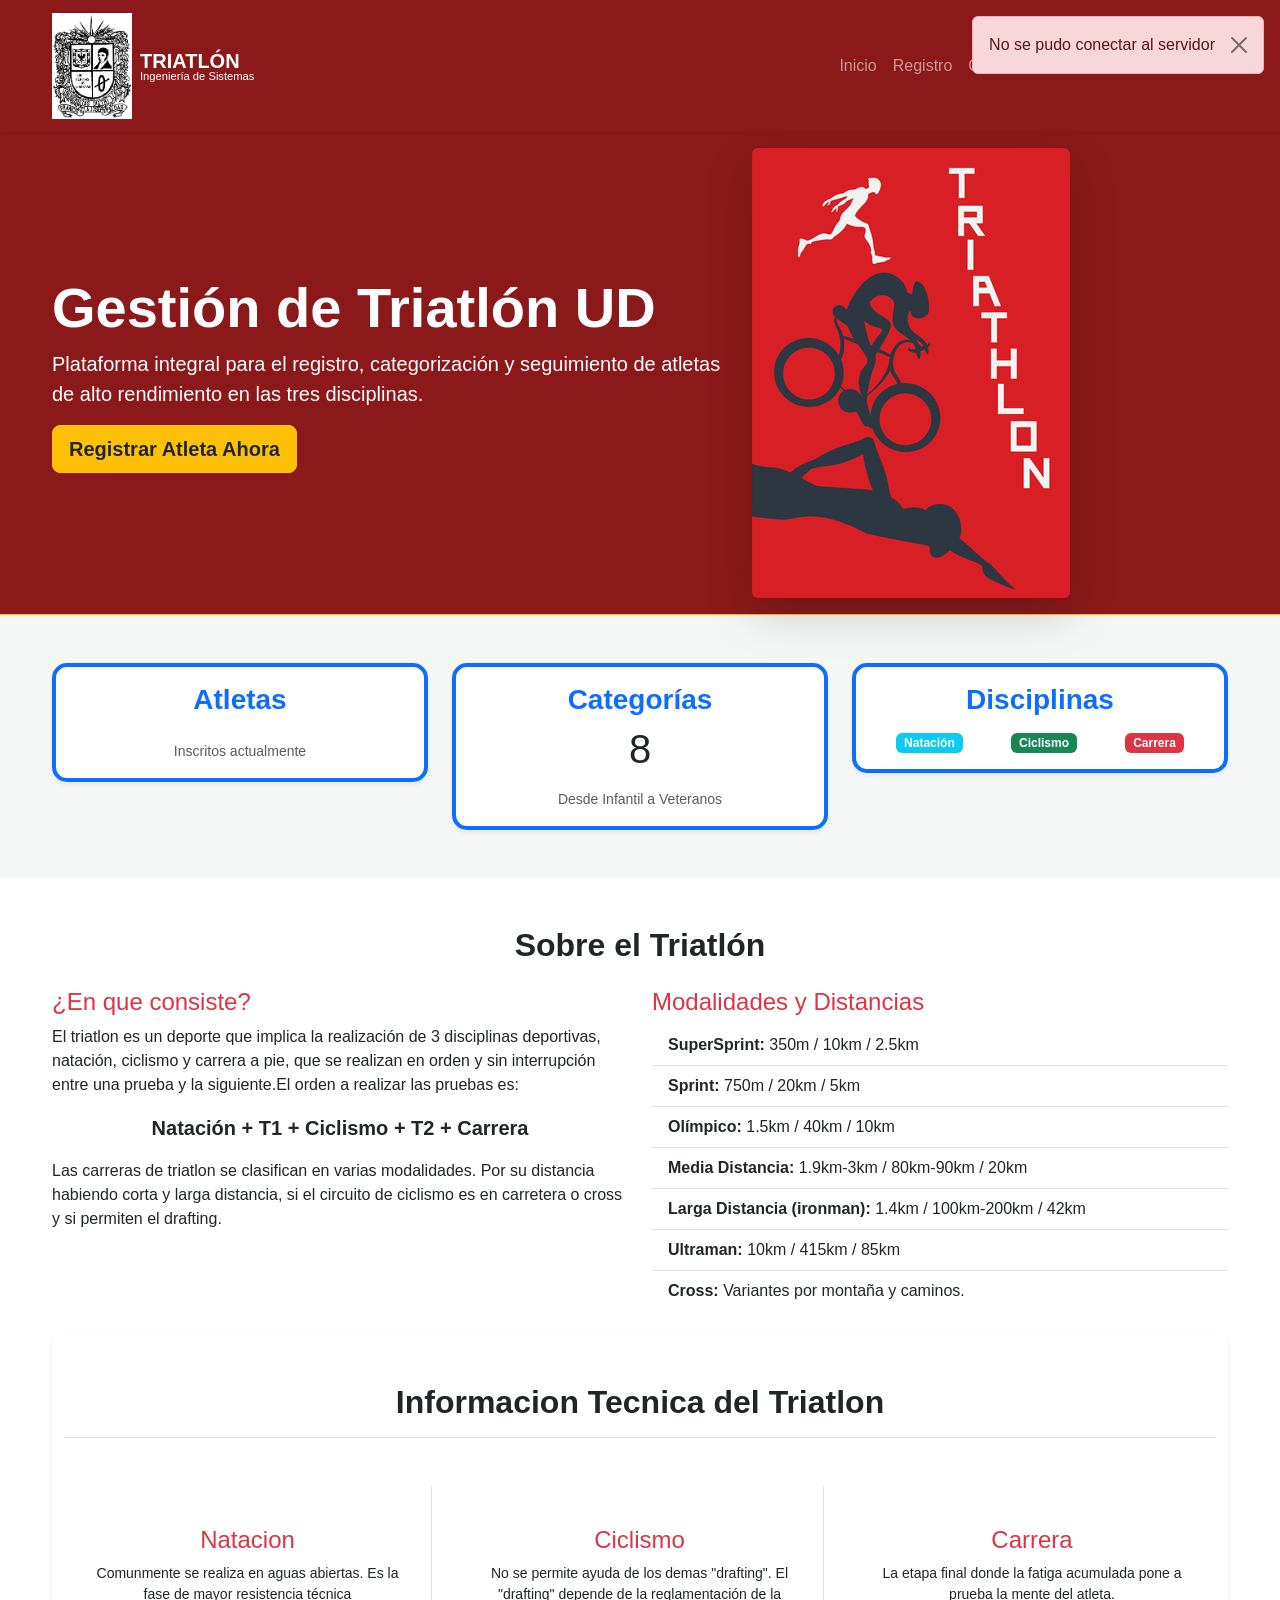
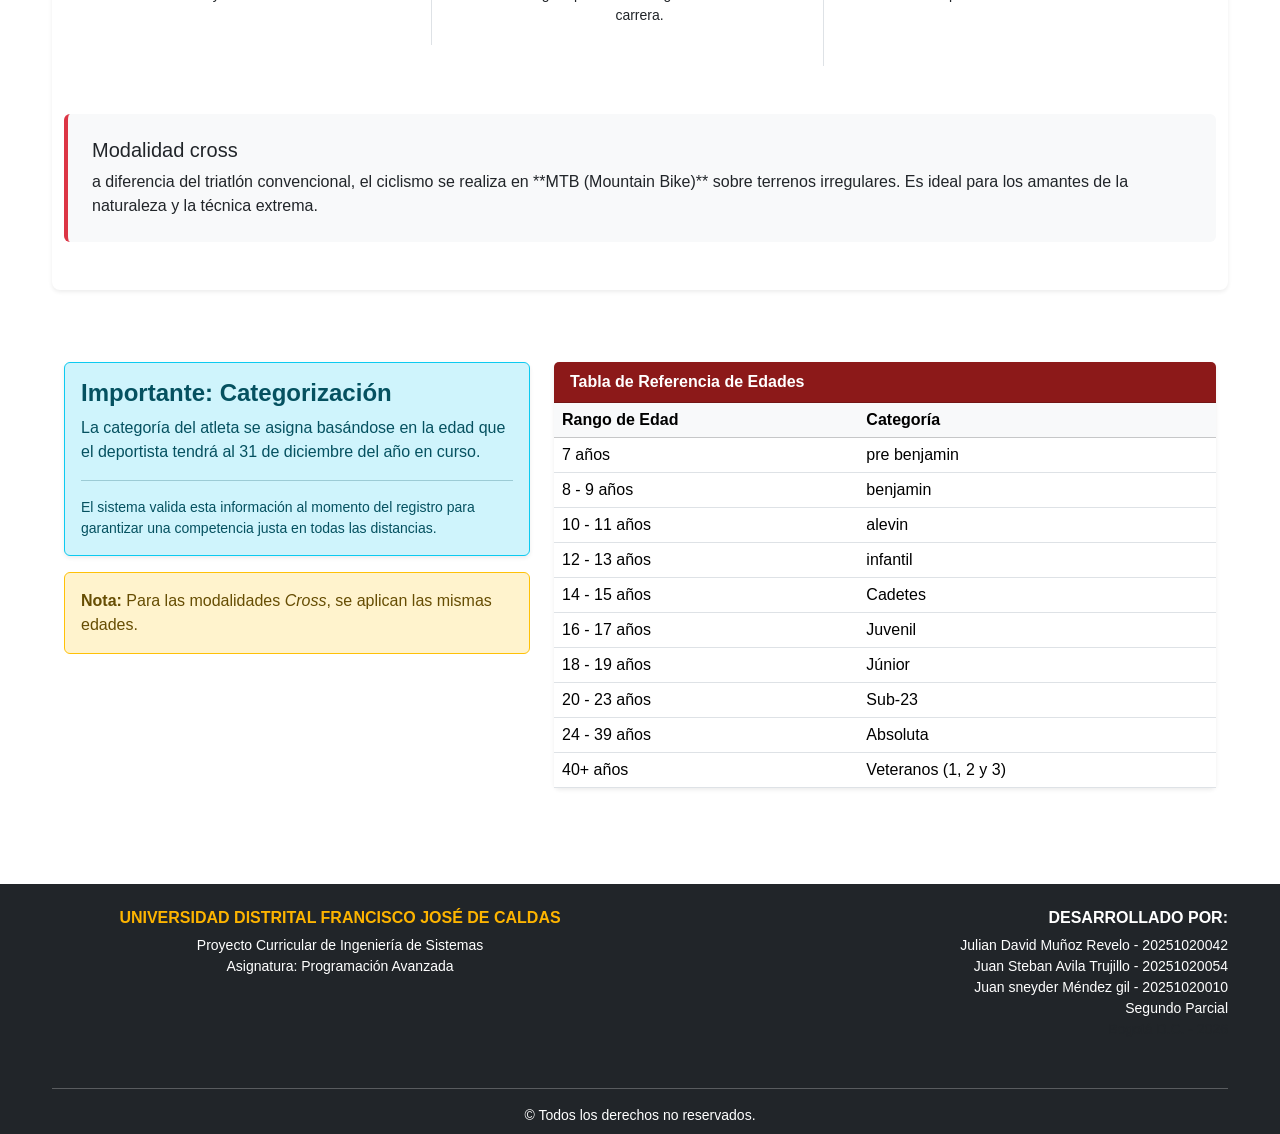
<file: Frontend_P2/public_html/index.html>
<html>
<head>
    <meta charset="UTF-8">
    <meta name="viewport" content="width=device-width, initial-scale=1.0">
    
    <title>Triatlón UD - Gestión de Atletas</title>
    
    <!-- framework de bootrap 5 (no se descarga) -->
    
    <!-- Bootstrap es un framework de CSS (un conjunto de estilos ya escritos por profesionales)
    que nos permite diseñar interfaces bonitas, modernas y adaptables a celulares y computadores (responsive)
    sin tener que escribir miles de líneas de CSS desde cero. -->
    
    <link href="https://cdn.jsdelivr.net/npm/bootstrap@5.3.0/dist/css/bootstrap.min.css" rel="stylesheet">  
    
    <link rel="stylesheet" href="css/style.css">

</head>
<body>
    
    <!-- barra de navegacion (nav bar) -->
    <!--sticky-top esto sirve por si queremos que la nav bar baje con nosotros--> 
    <nav class="navbar navbar-expand navbar-dark bg-institucional shadow-sm">
        <div class="container">

            <!-- logo ud como boton por etiqueta <a> y href -->

            <a class="navbar-brand d-flex align-items-center" href="index.html">
                <img src="img/Logo Oficial UD sin color en png.png" alt=" img-UD" width="80" class="me-2">
                <div class="lh-1">
                    <span class="fw-bold d-block">TRIATLÓN </span>
                    <small class="style-subtitle" style="font-size: 0.7rem;">Ingeniería de Sistemas</small>
                </div>
            </a>

            <div class="navbar-nav">
                <a class="nav-link" href="index.html">Inicio</a>
                <a class="nav-link" href="pages/registro.html">Registro</a>
                <a class="nav-link" href="pages/listado.html">Gestionar atletas</a>
                <a class="nav-link" href="pages/consulta.html">Consulta atletas</a>
            </div>
        </div>
    </nav>
    
    <!-- Main-->
    <main class="main-content">
        
        <!-- bienvenida (se le llama hero section nose porque pero aja, le puse id hero) -->
        
        <!-- class="py-5" Agrega un padding (espacio interno) arriba y abajo de nivel 5. 
        Esto hace que la seccion no se vea apretada. hay un borde muy pequeño dorado que separa esta parte -->
        
        <section id="hero" class="py-3 text-white bg-institucional border-bottom border-warning">
    <div class="container">
        <div class="row align-items-center">
            
            <!-- En Bootstrap, el sistema de rejilla (grid) divide la pantalla en 12 columnas invisibles. 
            Cuando usas col-#, estás definiendo qué parte de ese total ocupa cada elemento. en porcentaje -->
            
            <div class="col-7">
                <h1 class="display-4 fw-bold">Gestión de Triatlón UD</h1>
                <p class="lead">Plataforma integral para el registro, categorización y seguimiento de atletas de alto rendimiento en las tres disciplinas.</p>
               
                <!-- boton de registrar atleta -->
                
                <a href="pages/registro.html" class="btn btn-warning btn-lg fw-bold text-dark">Registrar Atleta Ahora</a>
            </div>
            <div class="col-5">
                <img src="img/80789773-cartel-para-las-competiciones-de-triatlón-ilustración-vectorial-con-corredor-ciclista-y-nadador.jpg" alt="Triatlón" class="img-fluid rounded shadow-lg">
            </div>
        </div>
    </div>
</section>

        <!-- dashboard o seccion donde aparece atletas y categorias -->
<section id="dashboard" class="py-5">
    <div class="container">
        <div class="row text-center">
            <div class="col-4"> 
                
                <!-- card: Crea un recuadro con un borde gris muy fino, 
                fondo blanco y bordes redondeados. Es la base de la tarjeta. -->
                <div class="card card-deportiva shadow-sm p-3 border-start border-primary border-4">
                    <h3 class="fw-bold text-primary">Atletas</h3>
                    <!-- Después, con JavaScript, se busca este elemento
                    para cambiar el "0" por el número real de atletas que 
                    se tenga desde la base de datos. -->
                    <p class="display-6" id="count-atletas"></p>
                    <small class="text-muted">Inscritos actualmente</small>
                </div>
            </div>
            <div class="col-4">
                <div class="card card-deportiva shadow-sm p-3 border-start border-primary border-4">
                    <h3 class="fw-bold text-primary">Categorías</h3>
                    <p class="display-6">8</p>
                    <small class="text-muted">Desde Infantil a Veteranos</small>
                </div>
            </div>
            <div class="col-4">
                <div class="card card-deportiva shadow-sm p-3 border-start border-primary border-4">
                    <h3 class="fw-bold text-primary">Disciplinas</h3>
                    <div class="d-flex justify-content-around mt-2">
                        <span class="badge bg-info">Natación</span>
                        <span class="badge bg-success">Ciclismo</span>
                        <span class="badge bg-danger">Carrera</span>
                    </div>
                </div>
            </div>
        </div>
    </div>
</section>
        
<section id="info-deporte" class="py-5 bg-white">
    <div class="container">
        <h2 class="text-center mb-4 fw-bold ">Sobre el Triatlón</h2>
        <!-- el row permite dos partes o partidos a la mitad ya que da las 12 unidades de ancho -->
        <div class="row">
            <div class="col-6">
                <h4 class="text-danger">¿En que consiste?</h4>
                <p>El triatlon es un deporte que implica la realización de 3 disciplinas deportivas, natación, ciclismo y 
                    carrera a pie, que se realizan en orden y sin interrupción entre una prueba y la siguiente.El orden a 
                    realizar las pruebas es: </p>
                <p class="text-center fw-bold fs-5">
                    Natación + T1 + Ciclismo + T2 + Carrera
                </p>
                <p>Las carreras de triatlon se clasifican en varias modalidades. Por su distancia habiendo corta y larga distancia,
                si el circuito de ciclismo es en carretera o cross y si permiten el drafting.</p>
            </div>
            <div class="col-6">
                <h4 class="text-danger">Modalidades y Distancias</h4>
                <!-- lista de categorias -->
                <ul class="list-group list-group-flush">
                    <li class="list-group-item"><strong>SuperSprint:</strong> 350m / 10km / 2.5km</li>
                    <li class="list-group-item"><strong>Sprint:</strong> 750m / 20km / 5km</li>
                    <li class="list-group-item"><strong>Olímpico:</strong> 1.5km / 40km / 10km</li>
                    <li class="list-group-item"><strong>Media Distancia:</strong> 1.9km-3km / 80km-90km / 20km</li>
                    <li class="list-group-item"><strong>Larga Distancia (ironman):</strong> 1.4km / 100km-200km / 42km</li>
                    <li class="list-group-item"><strong>Ultraman:</strong> 10km / 415km / 85km</li>
                    <li class="list-group-item"><strong>Cross:</strong> Variantes por montaña y caminos.</li>
                </ul>
            </div>
        </div>
        <section id="info-deporte-2" class="py-5 bg-white shadow-sm my-4 rounded-3 animar-entrada">
            <div class="container">
                <h2 class="text-center fw-bold mb-5 border-bottom pb-3"> Informacion Tecnica del Triatlon</h2>        
                <div class="row g-4 text-center">
                    <div class="col-md-4">
                        <div class="p-4 border-end">
                            <i class="bi bi-Moisture fs-1 text-primary"></i>
                            <h4 class="mt-3 text-danger"> Natacion </h4>
                            <p class="small">Comunmente se realiza en aguas abiertas. Es la fase de mayor resistencia técnica</p>
                        </div>
                    </div>
                    
                    <div class="col-md-4">
                        <div class="p-4 border-end">
                            <i class="bi bi-bicycle fs-1 text-success"></i>
                            <h4 class="mt-3 text-danger">Ciclismo</h4>
                            <p class="small"> No se permite ayuda de los demas "drafting". El "drafting" depende de la reglamentación de la carrera.</p>
                        </div>
                    </div>
                    <div class="col-md-4">
                        <div class="p-4">
                            <i class="bi bi-person-walking fs-1 text-danger"></i>
                            <h4 class="mt-3 text-danger"> Carrera </h4>
                            <p class="small"> La etapa final donde la fatiga acumulada pone a prueba la mente del atleta.</p>
                        </div>
                    </div>
                </div>
                <div class="mt-5 p-4 bg-light rounded border-start border-4 border-danger">
                    <h5><i class="bi bi-tree-fill text-succes"></i> Modalidad cross </h5>
                    <p class="mb-0"> a diferencia del triatlón convencional, el ciclismo se realiza en **MTB (Mountain Bike)** sobre terrenos irregulares. Es ideal para los amantes de la naturaleza y la técnica extrema.</p>
                </div>
            </div>
        </section>  
        
        <!-- tabla de categorias -->
<section id="categorias" class="py-5">
    <div class="container">
        <div class="row">
            <div class="col-5">
                <!-- alert le da el relleno (padding) y bordes redondeados. 
                alert-info le aplica el color azul claro -->
                <div class="alert alert-info border-info shadow-sm">
                    <h4 class="alert-heading fw-bold">
                         Importante: Categorización
                    </h4>
                    <p>La categoría del atleta se asigna basándose en la edad que el deportista tendrá al 31 de diciembre del año en curso.</p>
                    <hr>
                    <p class="mb-0 small">El sistema valida esta información al momento del registro para garantizar una competencia justa en todas las distancias.</p>
                </div>

                <div class="alert alert-warning border-warning">
                    <strong>Nota:</strong> Para las modalidades <em>Cross</em>, se aplican las mismas edades.
                </div>
            </div>

            <div class="col-7">
                <div class="card border-0 shadow-sm">
                    <div class="card-header bg-institucional text-white fw-bold">
                        Tabla de Referencia de Edades
                    </div>
                    <table class="table mb-0">
                        <thead class="table-light">
                            <tr>
                                <th>Rango de Edad</th>
                                <th>Categoría</th>
                            </tr>
                        </thead>
                        <tbody>
                            <tr><td>7 años</td><td>pre benjamin</td></tr>
                            <tr><td>8 - 9 años</td><td>benjamin</td></tr>
                            <tr><td>10 - 11 años</td><td>alevin</td></tr>
                            <tr><td>12 - 13 años</td><td>infantil</td></tr>
                            <tr><td>14 - 15 años</td><td>Cadetes</td></tr>
                            <tr><td>16 - 17 años</td><td>Juvenil</td></tr>
                            <tr><td>18 - 19 años</td><td>Júnior</td></tr>
                            <tr><td>20 - 23 años</td><td>Sub-23</td></tr>
                            <tr><td>24 - 39 años</td><td>Absoluta</td></tr>
                            <tr><td>40+ años</td><td>Veteranos (1, 2 y 3)</td></tr>
                        </tbody>
                    </table>
                </div>
            </div>
        </div>
    </div>
</section>  
        
    </main>
    
    <!-- pie de pagina -->
    
    <footer class="bg-dark text-white pt-4 pb-2 mt-auto">
        <div class="container">
            <div class="row text-center text-start">
                <div class="col-6 mb-3">
                    <h6 class="text-uppercase fw-bold text-dorado">Universidad Distrital Francisco José de Caldas</h6>
                    <p class="small">Proyecto Curricular de Ingeniería de Sistemas<br>
                    Asignatura: Programación Avanzada</p>
                </div>
                <div class="col-6 text-md-end mb-3">
                    <h6 class="text-uppercase fw-bold">Desarrollado por:</h6>
                    <p class="small mb-0"> Julian David Muñoz Revelo - 20251020042 <br>
                                           Juan Steban Avila Trujillo - 20251020054 <br>
                                           Juan sneyder Méndez gil  - 20251020010 <br>
                                           Segundo Parcial</p>
                    <p class="small text-muted">Bogotá D.C. - 2026</p>
                </div>
            </div>
            <hr class="bg-secondary">
            <div class="text-center">
                <p class="small mb-0">&copy; Todos los derechos no reservados.</p>
            </div>
        </div>
    </footer>
    
    <!-- Importa el archivo de JavaScript de Bootstrap. Esto es necesario para dar vida a componentes interactivos
    como barras de navegación colapsables, menus desplegables y ventanas modales de alerta -->
    <script src="https://cdn.jsdelivr.net/npm/bootstrap@5.3.0/dist/js/bootstrap.bundle.min.js"></script>
    <script src="js/main.js"></script>
    
</body>
</html>
</file>
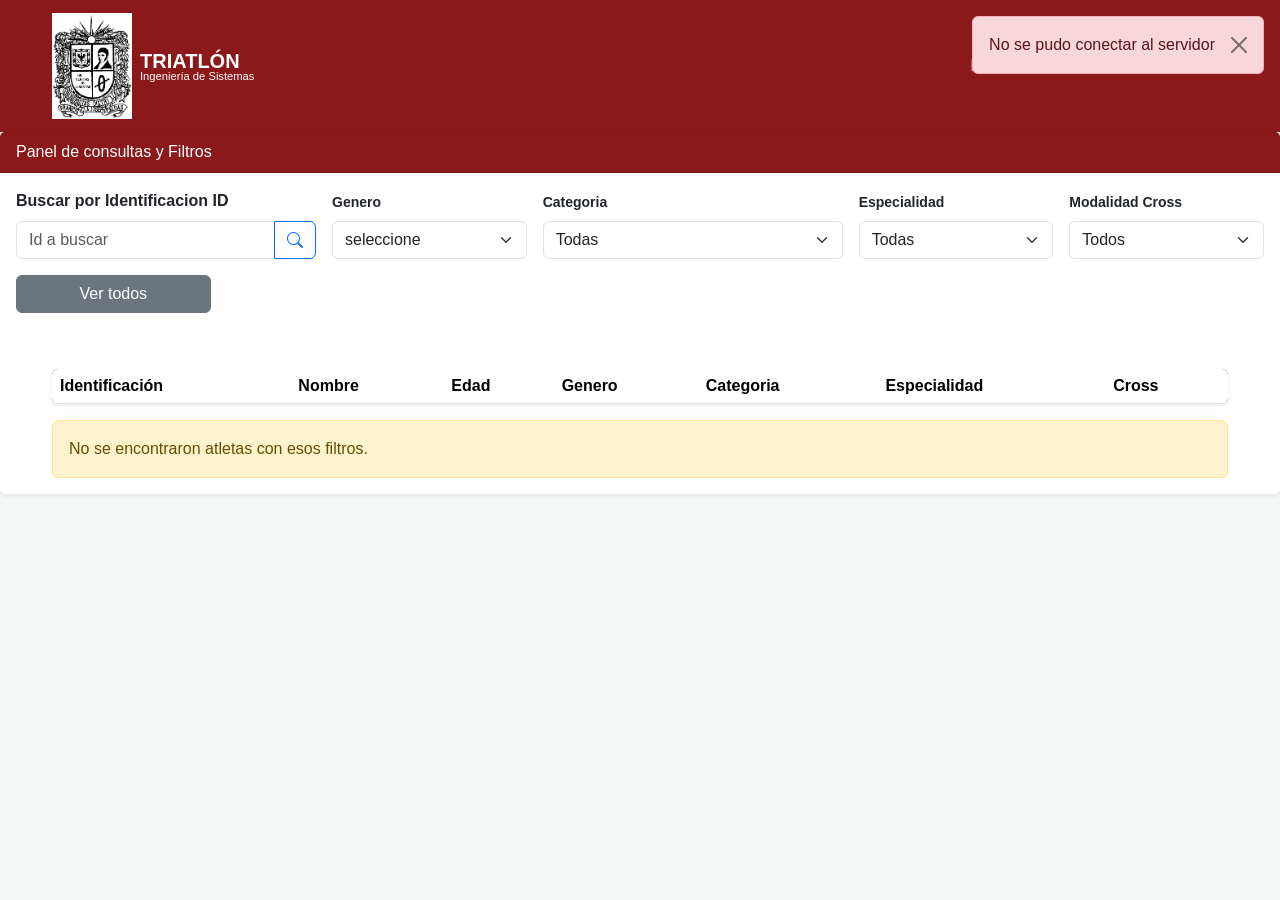
<file: Frontend_P2/public_html/pages/Consulta.html>
<html>
    <head>
        <title>Consulta</title> 
        <meta charset="UTF-8">
        <meta name="viewport" content="width=device-width, initial-scale=1.0">
        <link href="https://cdn.jsdelivr.net/npm/bootstrap@5.3.0/dist/css/bootstrap.min.css" rel="stylesheet">  
        <link rel="stylesheet" href="https://cdn.jsdelivr.net/npm/bootstrap-icons@1.11.0/font/bootstrap-icons.css">
        <link rel="stylesheet" href="../css/style.css" type="text/css"/>

    </head>
    <body>
        
        <nav class="navbar navbar-expand navbar-dark bg-institucional shadow-sm">
            <div class="container">

                <!-- logo ud como boton por etiqueta <a> y href -->

                <a class="navbar-brand d-flex align-items-center" href="index.html">
                    <img src="../img/Logo Oficial UD sin color en png.png" alt=" img-UD" width="80" class="me-2">
                    <div class="lh-1">
                        <span class="fw-bold d-block">TRIATLÓN </span>
                        <small class="style-subtitle" style="font-size: 0.7rem;">Ingeniería de Sistemas</small>
                    </div>
                </a>

                <div class="navbar-nav">
                    <a class="nav-link" href="../index.html">Inicio</a>
                    <a class="nav-link" href="registro.html">Registro</a>
                    <a class="nav-link" href="listado.html">Gestionar atletas</a>
                </div>
            </div>
        </nav>
        
        <div class="card shadow-sm border-0 mb-4">
            <div class="card-header bg-institucional text-white fw bold">
                Panel de consultas y Filtros 
            </div>
            <div class="card-body">
                <!-- formulario -->
                <form id="form-consulta" class="row g-3 align-items-end">
                    <!-- espacio donde llena el id -->
                    <div class="col-3">
                        <!-- Consulta por id -->
                        <label for="buscar-id" class="form-label fw-bold">Buscar por Identificacion ID </label>
                        <div class="input-group">
                            <input type="text" class ="form-control" id="buscar-id" placeholder="Id a buscar">
                            <button class="btn btn-outline-primary" type="button" id="btn-buscar-id">
                                <i class="bi bi-search"></i>
                            </button>
                        </div> 
                    </div>
                    <!-- Consulta por genero -->
                    <div class="col-2">
                        <label for="filtroGenero" class="form-label small fw-bold">Genero</label>
                        <select class="form-select" id="filtro-genero">
                            <option value="">seleccione</option>
                            <option value="M"> Masculino</option>
                            <option value="F"> Femenino</option>
                        </select>
                    </div>
                    <!-- Consulta por categoria -->
                    <div class="col-3">
                         <label for="filtro-categoria" class="form-label small fw-bold">Categoria</label>
                        <select class="form-select" id="filtro-categoria">
                            <option value="">Todas</option>
                            <option value="pre benjamin">PreBenjamin</option>
                            <option value="benjamin"> benjamin</option>
                            <option value="alevin"> Alevin</option>
                            <option value="infantil"> Infantil</option>
                            <option value="cadetes"> Cadetes</option>
                            <option value="juvenil"> Juvenil</option>
                            <option value="junior"> Junior </option>
                            <option value="sub-23"> Sub-23</option>
                            <option value="absoluta">Absoluta</option>
                            <option value="veteranos">Veteranos(1,2 y 3)</option>
                        </select>
                    </div>
                    <!-- Consulta por especialidad -->
                    <div class="col-2">
                        <label for="filtro-especialidad" class="form-label small fw-bold">Especialidad </label>
                        <select class="form-select" id="filtro-especialidad">
                            <option value="">Todas</option>
                            <option value="Super Sprint">Super Sprint</option>
                            <option value="Sprint">Sprint</option>
                            <option value="Olimpica">Olimpica</option>
                            <option value="Media Distancia">Media Distancia</option>
                            <option value="Larga Distancia">Larga Distancia</option>
                            <option value="Ultraman">Ultraman</option>
                        </select>
                    </div>
                    <!-- Consulta por Cross -->
                    <div class="col-2">
                        <label class="form-label small fw-bold">Modalidad Cross</label>
                        <select class="form-select" id="filtro-cross">
                            <option value="">Todos</option>
                            <option value="true">Con Cross</option>
                            <option value="false">Sin Cross</option>
                        </select>
                    </div>
                    <div class="col-2  text-end">
                        <button type="button" class="btn btn-secondary w-100" id="btn-limpiar-filtros"> Ver todos </button>
                    </div>
                </form>
            </div>
            <!-- Tabla de resultados de las busqueda -->
            <div class="container mt-4">
                <div id="vista-consulta" class="card shadow-sm border-0">
                    <div class="table-responsive rounded">
                        <table class="table table-hover align-middle mb-0">
                            <thead class="bg-institucional text-white">
                                <tr>
                                    <th>Identificación</th>
                                    <th>Nombre</th>
                                    <th>Edad</th>
                                    <th>Genero</th>
                                    <th>Categoria</th>
                                    <th>Especialidad</th>
                                    <th>Cross</th>
                                </tr>
                            </thead>
                            <tbody id="tabla-consulta-body">
                            </tbody>
                        </table>
                    </div>
                </div>
                <div id="mensaje-sin-resultados" class="alert alert-warning mt-3 d-none">
                    No se encontraron atletas con esos filtros.
                </div>
            </div>
        </div>
        <!-- Importa el archivo de JavaScript de Bootstrap. Esto es necesario para dar vida a componentes interactivos
        como barras de navegación colapsables, menus desplegables y ventanas modales de alerta -->
        <script src="https://cdn.jsdelivr.net/npm/bootstrap@5.3.0/dist/js/bootstrap.bundle.min.js"></script>
    <script src="../js/main.js"></script>
    </body>
</html>
</file>
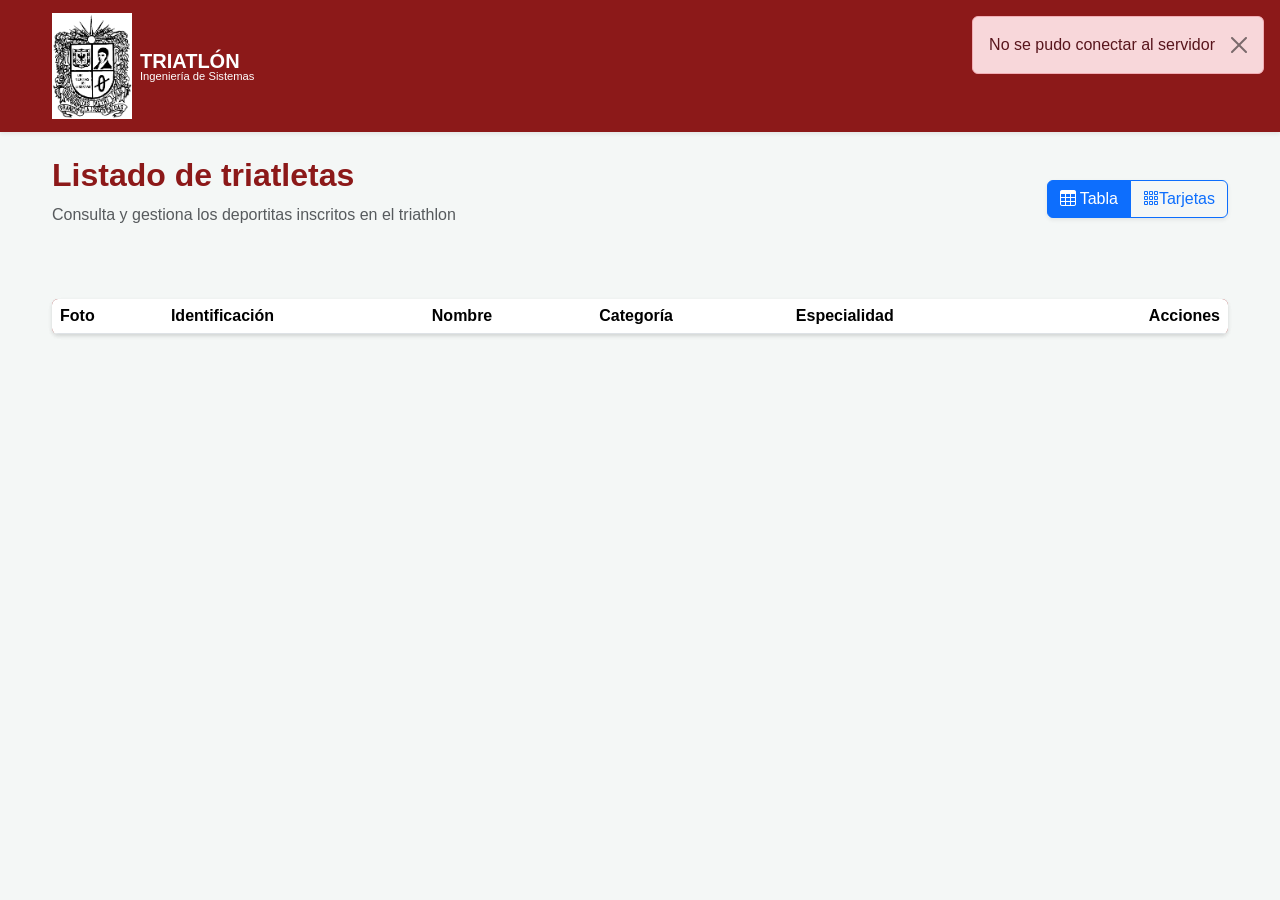
<file: Frontend_P2/public_html/pages/listado.html>
<!-- para despues de la consulta salgan los atletas -->
<html>
    <head>
        <title>Listado</title>
        <meta charset="UTF-8">
        <meta name="viewport" content="width=device-width, initial-scale=1.0">
        <link href="https://cdn.jsdelivr.net/npm/bootstrap@5.3.0/dist/css/bootstrap.min.css" rel="stylesheet">  
        <link rel="stylesheet" href="https://cdn.jsdelivr.net/npm/bootstrap-icons@1.11.0/font/bootstrap-icons.css">
        <link rel="stylesheet" href="../css/style.css" type="text/css"/>

    </head>
    <body>
        
    <!-- barra de navegacion (nav bar) -->
    <!--sticky-top esto sirve por si queremos que la nav bar baje con nosotros--> 
    <nav class="navbar navbar-expand navbar-dark bg-institucional shadow-sm">
        <div class="container">

            <!-- logo ud como boton por etiqueta <a> y href -->

            <a class="navbar-brand d-flex align-items-center" href="../index.html">
                <img src="../img/Logo Oficial UD sin color en png.png" alt="img-UD" width="80" class="me-2"/>
                <div class="lh-1">
                    <span class="fw-bold d-block">TRIATLÓN </span>
                    <small class="style-subtitle" style="font-size: 0.7rem;">Ingeniería de Sistemas</small>
                </div>
            </a>

            <div class="navbar-nav">
                <a class="nav-link" href="../index.html">Inicio</a>
                <a class="nav-link" href="registro.html">Registro</a>
                <a class="nav-link" href="consulta.html">Consulta atletas</a>
            </div>
        </div>
    </nav>
        
        <div class="container mt-4">
            <div class="d-flex justify-content-between align-items-center mb-4">
                <div>
                    <h2 class="fw-bold text-institucional"> Listado de triatletas</h2>
                    <p class="text-muted"> Consulta y gestiona los deportitas inscritos en el triathlon</p>
                </div>
                <div class="btn-group shadow-sm">
                    <button class="btn btn-outline-primary active" id="vista-table-btn">
                        <i class="bi bi-table"></i> Tabla
                    </button>
                    <button class="btn btn-outline-primary" id="vista-cards-btn">
                        <i class="bi bi-grid-3x3-gap"></i>Tarjetas
                    </button>
                </div>
            </div>
       
            <div class="mb-4" id="carrusel-especialidades">
                <div class="d-flex gap-2 overflow-auto pb-2" id="carrusel-t">
                </div>
            </div>
            
            <div id="vista-tabla" class="card shadow-sm border-0">
                <div class="table-responsive shadow-sm rounded">
                    <table class="table table-hover align-middle mb-0">
                        <thead class="bg-institucional text-white">
                            <tr>
                                <th>Foto</th>
                                <th>Identificación</th>
                                <th>Nombre</th>
                                <th>Categoría</th>
                                <th>Especialidad</th>
                                <th class="text-end">Acciones</th>
                            </tr>
                        </thead>
                        <tbody id="tabla-atletas-body">
                        </tbody>
                    </table>
                </div>
            </div>
            <div id="vista-tarjetas" class="row g-4 d-none">
            </div>
            
            <!-- Panel de confirmación de eliminación -->
            <div id="contenedor-eliminar" class="card shadow-sm border-danger mt-4 d-none">
                <div class="card-body">
                    <h5 class="text-danger">¿Eliminar atleta?</h5>
                    <p>Nombre: <strong id="eliminar-nombre-texto"></strong></p>
                    <p>ID: <strong id="eliminar-id-texto"></strong></p>
                    <button id="btn-confirmar-borrado" class="btn btn-danger">Confirmar eliminación</button>
                    <button class="btn btn-secondary" onclick="ocultarSecciones()">Cancelar</button>
                </div>
            </div>

            <!-- Panel de actualización -->
            <div id="contenedor-actualizar" class="card shadow-sm border-warning mt-4 d-none">
                <div class="card-body">
                    <h5 class="text-warning">Modificar atleta</h5>
                    <form id="form-actualizar">
                        <input type="hidden" id="modificacion-id-original">
                        <div class="mb-2">
                            <input type="text" id="modificacion-nombre" class="form-control" placeholder="Nombre">
                        </div>
                        <div class="mb-2">
                            <input type="text" id="modificacion-identificacion" class="form-control" placeholder="Identificación">
                        </div>
                        <div class="mb-2">
                            <input type="text" id="modificacion-categoria" class="form-control" placeholder="Categoría">
                        </div>
                        <div class="mb-2">
                        <input type="text" id="modificacion-especialidad" class="form-control" placeholder="Especialidad" disabled>
                        <small class="text-muted">La especialidad no puede modificarse.</small>
                        </div>
                        </div>
                        <button type="submit" class="btn btn-warning">Guardar cambios</button>
                        <button type="button" class="btn btn-secondary" onclick="ocultarSecciones()">Cancelar</button>
                    </form>
                </div>
            </div>
        </div>
        <script src="https://cdn.jsdelivr.net/npm/bootstrap@5.3.0/dist/js/bootstrap.bundle.min.js"></script>
        <script src="../js/main.js"></script>
    </body>
</html>
</file>
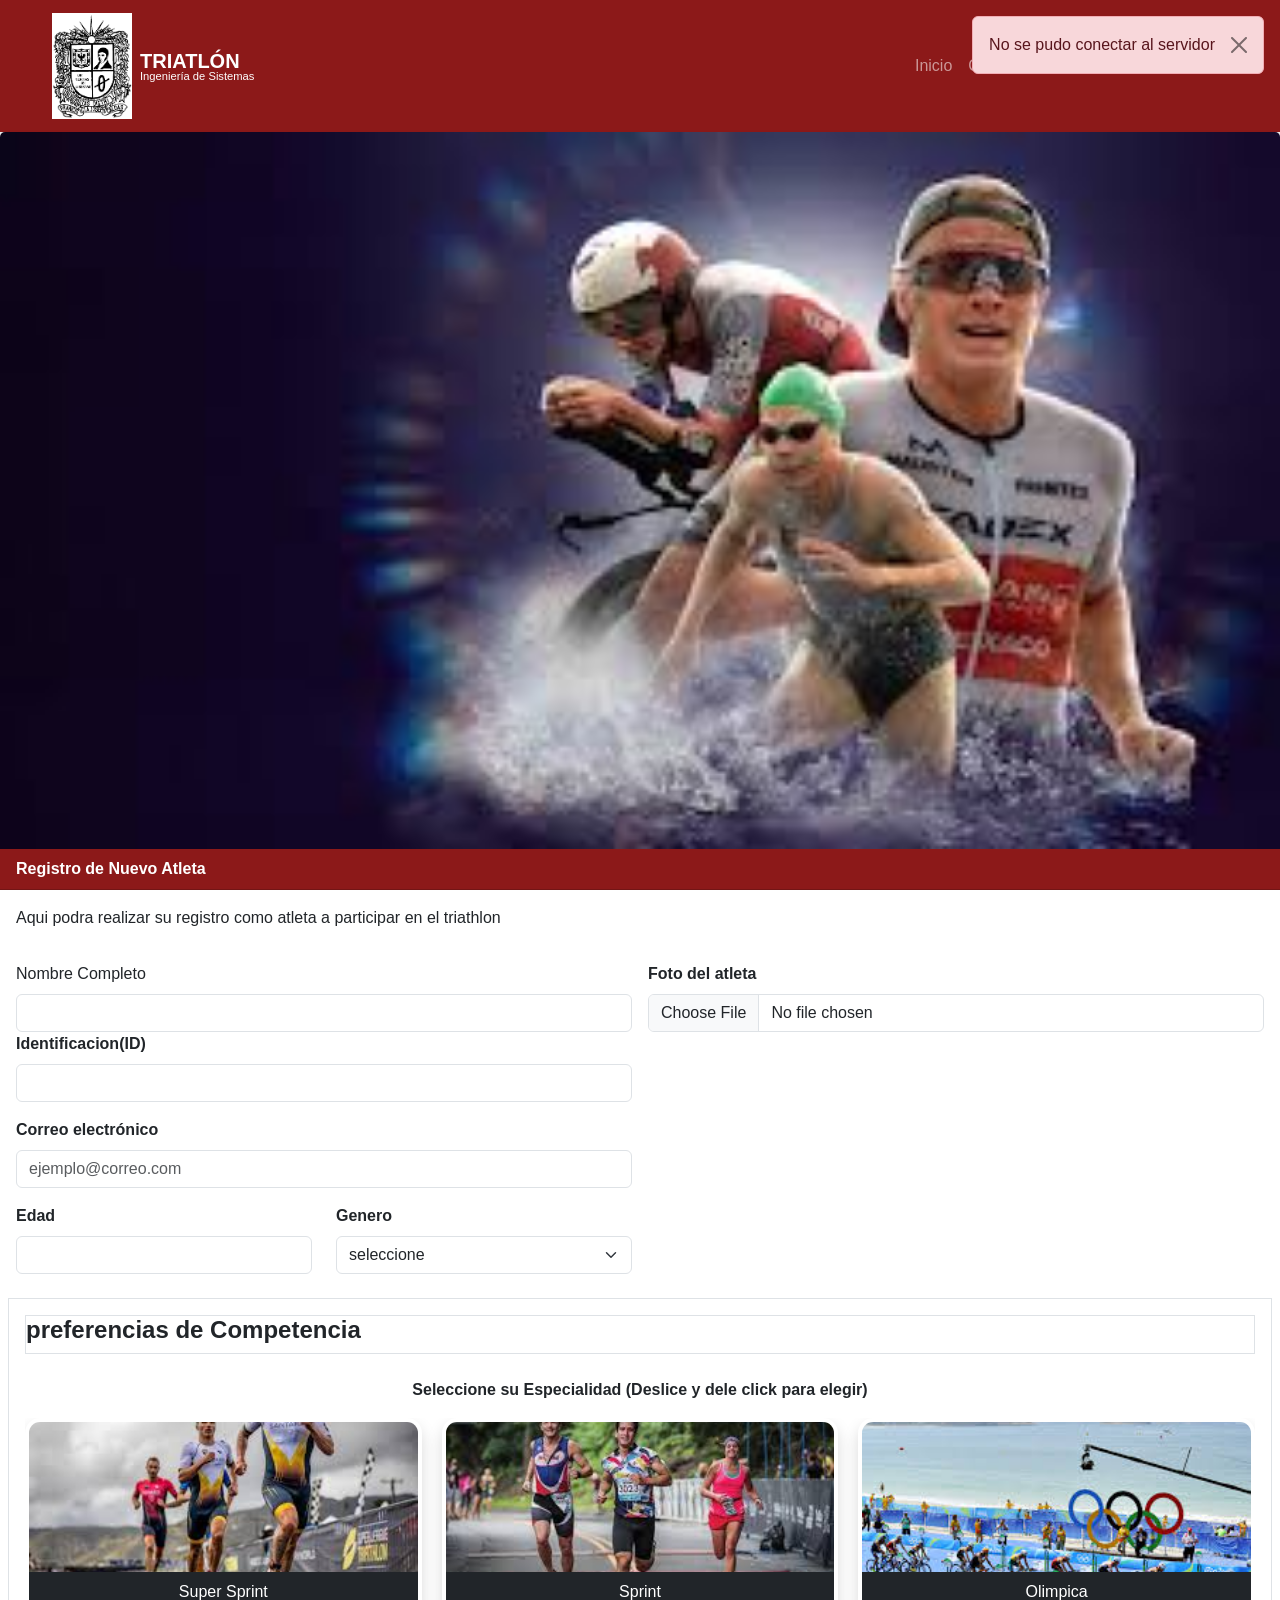
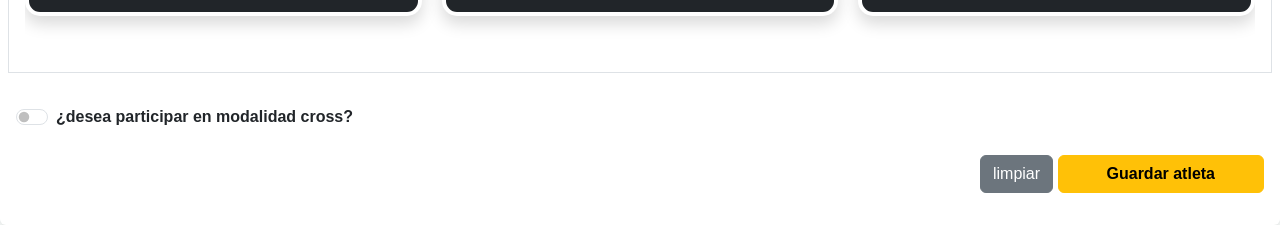
<file: Frontend_P2/public_html/pages/registro.html>
<html>
    <head>
        <link rel="stylesheet" href="../css/style.css" type="text/css"/>

        <title>registro</title>
        <meta charset="UTF-8">
        <meta name="viewport" content="width=device-width, initial-scale=1.0">
        <link href="https://cdn.jsdelivr.net/npm/bootstrap@5.3.0/dist/css/bootstrap.min.css" rel="stylesheet">  
        <link rel="stylesheet" href="https://cdn.jsdelivr.net/npm/swiper@11/swiper-bundle.min.css" />
        <link rel="stylesheet" href="../css/style.css" type="text/css"/>
    </head>
    <body>
        
    <!-- barra de navegacion (nav bar) -->
    <!--sticky-top esto sirve por si queremos que la nav bar baje con nosotros--> 
    <nav class="navbar navbar-expand navbar-dark bg-institucional shadow-sm">
        <div class="container">

            <!-- logo ud como boton por etiqueta <a> y href -->

            <a class="navbar-brand d-flex align-items-center" href="../index.html">
                <img src="../img/Logo Oficial UD sin color en png.png" alt="img-UD" width="80" class="me-2"/>
                <div class="lh-1">
                    <span class="fw-bold d-block">TRIATLÓN </span>
                    <small class="style-subtitle" style="font-size: 0.7rem;">Ingeniería de Sistemas</small>
                </div>
            </a>

            <div class="navbar-nav">
                <a class="nav-link" href="../index.html">Inicio</a>
                <a class="nav-link" href="../pages/listado.html">Gestionar atletas</a>
                <a class="nav-link" href="consulta.html">Consulta atletas</a>
            </div>
        </div>
    </nav>
        
        <!-- card de registro con imagen -->
        <div class="card shadow-sm border-0">
            <img src="../img/registrp.jfif" class="card-img-top" alt="...">
            <div class="card-header bg-institucional text-white fw-bold">
                Registro de Nuevo Atleta
            </div>
                
            <div class="card-body">
                <p class="card-text">Aqui podra realizar su registro como atleta a participar en el triathlon</p>
            </div>
            <div class="card-body">
                <!-- el id permite atrapar el envio  -->
                <form id="form-registro" class="row g-3">
                    <div class="col-6">
                        <!-- nombre. el for debe coincidir con el input para que se vea mejor -->
                        <label for="nombre" class="form-label fw-bold-"> Nombre Completo</label>
                        <input type="text" class="form-control" id="nombre" required>

                        <!-- id -->
                        <!-- DESPUÉS — agregás el correo debajo del input de identificacion: -->
                        <label for="identificacion" class="form-label fw-bold mt-3-"> Identificacion(ID)</label>
                        <input type="text" class="form-control" id="identificacion" required>

                         <!-- correo -->
                        <label for="correo" class="form-label fw-bold mt-3"> Correo electrónico</label>
                        <input type="email" class="form-control" id="correo" required placeholder="ejemplo@correo.com">

                        <div class="row mt-3">
                          <!-- edad -->
                            <div class="col-6">
                              <label for="edad" class="form-label fw-bold"> Edad </label>
                              <input type="number" class="form-control" id="edad" required min="7" max="99">
                              <div id="categoria-calculada" class="badge bg-warning text-dark mt-1 d-none"></div>
                            </div>
                          <!-- genero lista de seleccion-->
                            <div class="col-6">
                                <label for="genero" class="form-label fw-bold "> Genero </label>
                                <select class="form-select" id="genero" required>
                                    <option value="">seleccione</option>
                                    <option value="M"> Masculino</option>
                                    <option value="F"> Femenino</option>
                                </select>
                            </div>
                        </div>
                    </div>
                  <!-- seleccion de foto -->
                    <div class="col-6">
                        <label for="foto" class="form-label fw-bold"> Foto del atleta </label>
                        <input type="file" class="form-control" id="foto" accept="image/*" required>
                    </div>
                        
                    <!-- preferencias de competencia -->
                    
                    <div id="swiping-section" class="mt-4 p-3 border around bd-light" style="overflow: hidden;">
                        <h4 class="fw-bold border bottom pb-2"> preferencias de Competencia</h4>

                        <!-- especialidad a escoger -->
                        <div class="col-12 mt-4">
                            <label class="form-label fw-bold d-block text-center mb-3">Seleccione su Especialidad (Deslice y dele click para elegir)</label>
                            <input type="hidden" name="especialidad" id="input-especialidad" required>

                            <div class="swiper mySwiper">
                                <div class="swiper-wrapper" >
                                    <div class="swiper-slide" data-especialidad="Super Sprint">
                                        <div class="specialty-card shadow">
                                            <img src="../img/Super Spring.jfif">
                                            <div class="p-2 text-center bg-dark text-white">Super Sprint</div>
                                        </div>
                                    </div>
                                    <div class="swiper-slide" data-especialidad="Sprint">
                                        <div class="specialty-card shadow">
                                            <img src="../img/Spring.jfif" alt="Sprint">
                                            <div class="p-2 text-center bg-dark text-white">Sprint</div>
                                        </div>
                                    </div>
                                    <div class="swiper-slide" data-especialidad="Olimpica">
                                        <div class="specialty-card shadow">
                                            <img src="../img/Olimpica.jfif" alt="Olimpica">
                                            <div class="p-2 text-center bg-dark text-white">Olimpica</div>
                                        </div>
                                    </div>
                                    <div class="swiper-slide" data-especialidad="Media Distancia">
                                        <div class="specialty-card shadow">
                                            <img src="../img/Media Distancia.jfif" alt="Media Distancia">
                                            <div class="p-2 text-center bg-dark text-white">Media Distancia</div>
                                        </div>
                                    </div>
                                    <div class="swiper-slide" data-especialidad="Larga Distancia">
                                        <div class="specialty-card shadow">
                                            <img src="../img/Larga Distancia.jfif" alt="Larga Distancia">
                                            <div class="p-2 text-center bg-dark text-white">Larga Distancia</div>
                                        </div>
                                    </div>
                                    <div class="swiper-slide" data-especialidad="Ultraman">
                                        <div class="specialty-card shadow">
                                            <img src="../img/Ultraman.jfif" alt="Ultraman">
                                            <div class="p-2 text-center bg-dark text-white">Ultraman</div>
                                        </div>
                                    </div>
                                </div>
                                <div class="swiper-pagination"></div>
                                
                                <div id="especialidad-seleccionada" class="alert alert-warning mt-2 py-2 d-none">
                                    <i class="bi bi-check-circle"></i> Especialidad elegida: <strong id="texto-especialidad"></strong>
                                </div>
                            </div>
                        </div>
                    </div>
                    
                    <div>
                    <!-- seleccion de cross -->
                        <div class="form-check form-switch mt-3">
                            <input class="form-check-input" type="checkbox" id="esCross">
                            <label class="form-check-label fw-bold" for="esCross"> ¿desea participar en modalidad cross?</label>
                        </div>
                    </div>
         
                    <!-- guardar formulario o reiniciar -->
                    <div class="col-12 text-end mt-4">
                        <button type="reset" class="btn btn-secondary"> limpiar</button>
                        <button type="submit" class="btn btn-warning px-5 fw-bold"> Guardar atleta</button>
                    </div>
                </form>
            </div>
        </div>
    <script src="https://cdn.jsdelivr.net/npm/swiper@11/swiper-bundle.min.js"></script>
    <script src="https://cdn.jsdelivr.net/npm/bootstrap@5.3.0/dist/js/bootstrap.bundle.min.js"></script>
    <script src="../js/main.js"></script>

    </body>
</html>
</file>
<file: Frontend_P2/public_html/css/style.css>
/* varibles colores (colorcitos de la ud) */
:root {
    --rojo-ud: #8c1919;    /* colores tomados de la editorial ud y todo */
    --dorado-ud: #fdb400; 
    --gris-fondo: #f4f7f6; 
}

/* Configuracion General */
body {
    font-family: sans-serif;
    background-color: var(--gris-fondo);
    display: flex;
    flex-direction: column;
    min-height: 100vh; /* el footer siempre esté abajo */
}

/* Clases personalizadas */
.bg-institucional {
    background-color: var(--rojo-ud) !important;
}

.text-institucional {
    color: var(--rojo-ud) !important;
}

.text-dorado {
    color: var(--dorado-ud);
}

.main-content {
    flex: 1; /* Esto empuja el footer al fondo si hay poco contenido */
}

.container {
    max-width: 1200px; /* La pagina no crecera más de esto */
    margin: 0 auto;    /* La mantiene centrada en la pantalla */
}

/* suavisa los cambios de la tarjeta */
.card-deportiva {
    border-radius: 15px; /* Bordes más redondeados */
    transition: transform 0.3s ease, box-shadow 0.3s ease, border-color 0.3s ease;
    border: 2px solid transparent; /* espacio para el borde */
}

/* El efecto de levantarse y cambio de color con el mouse */
.card-deportiva:hover {
    transform: translateY(-10px); /* Eleva la tarjeta */
    box-shadow: 0 10px 20px rgba(0,0,0,0.15); /* Sombra más profunda */
    border-color: var(--dorado-ud); /* Este es el color amarillo 'warning' de Bootstrap pero no lo uso */
}
/*transicion de la tarjeta*/
.card-atleta {
    border: none;
    border-radius: 12px;
    transition: all 0.3s ease;
    overflow: hidden;
}

/**/
.card-atleta:hover{
    transform: translateY(-10px);
    shadow: 0 10px 20px rgba(0,0,0,0.15);
}

.foto-atleta{
    height: 200px;
    object-fit: cover; /*foto no se altere*/
    background-color: var(--rojo-ud); 
}



.mySwiper {
    width: 100%;
    padding-bottom: 40px; /* espacio para la paginación */
    overflow: hidden;
}

.swiper-slide {
    background-position: center;
    background-size: cover;
    width: 220px;
    height: auto;
    cursor:pointer;
    transition: transform 0.3s ease;
    pointer-events: auto !important;
    transform-origin: center center;
    width: 100%;
    height: 100%;
    pointer-events: auto !important;
}

.swiper-slide * {
    pointer-events: auto !important;
}

.specialty-card {
    border-radius: 15px;
    overflow: hidden;
    border: 4px solid transparent;
    background: white;
    transition: all 0.3s ease;
}

/*esto se activa al dar click*/
.specialty-card.selected {
    border-color: var(--dorado-ud);
    transform: scale(1.05);
    box-shadow: 0 10px 20px rgba(0,0,0,0.2);
}

.specialty-card img {
    width: 100%;
    height: 150px;
    object-fit: cover;
    display: block;
}

.specialty-label {
    padding: 10px;
    text-align: center;
    background-color: var(--rojo-ud);
    color: white;
    font-weight: bold;
}
</file>
